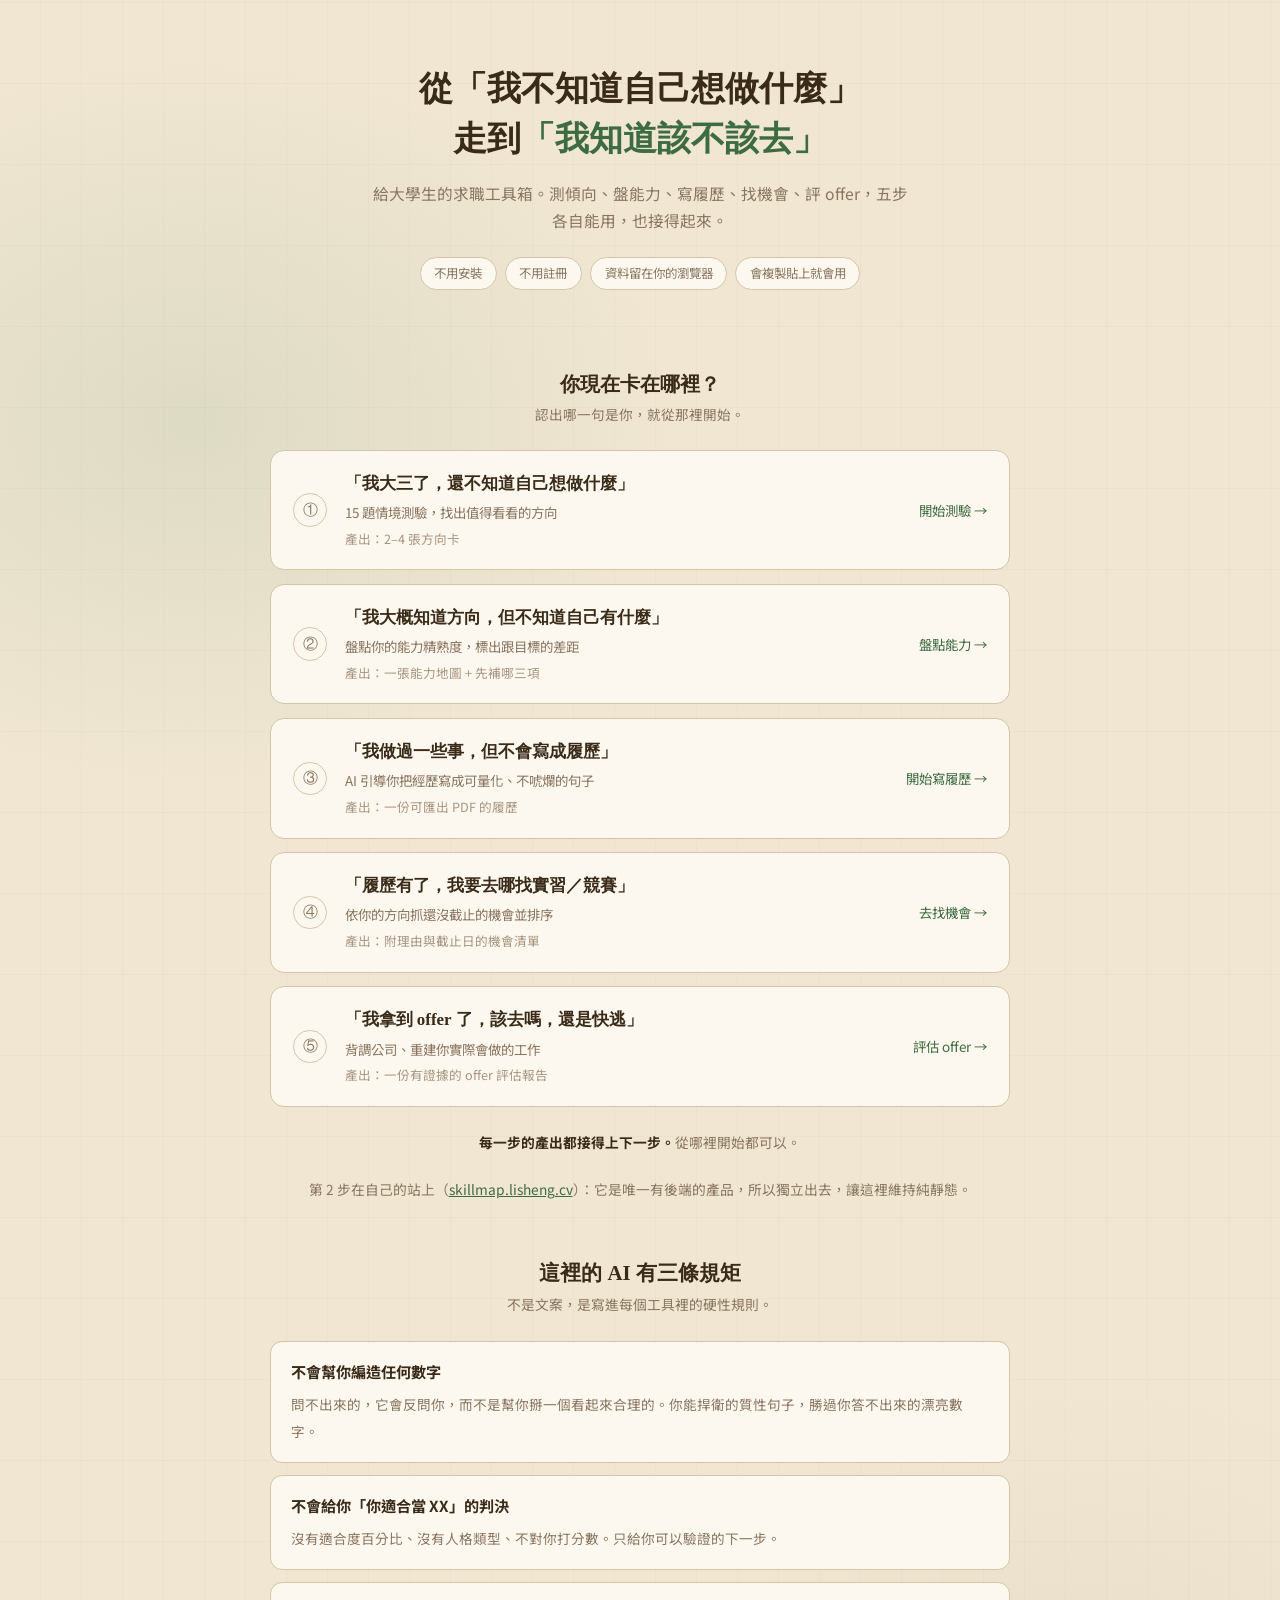
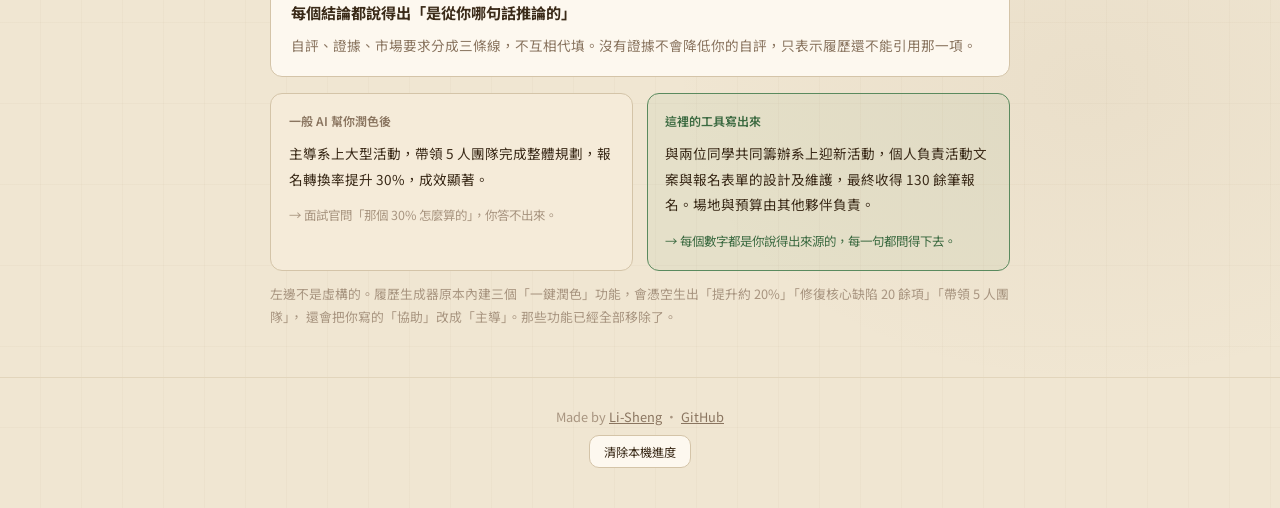
<file: apps/index.html>
<!DOCTYPE html>
<html lang="zh-TW">
<head>
<meta charset="UTF-8">
<meta name="viewport" content="width=device-width, initial-scale=1.0">
<title>Career Tools｜給大學生的求職工具箱</title>
<meta name="description" content="從「我大三了，還不知道自己想做什麼」，走到「有依據地決定該不該去」。不用安裝、不用註冊，會複製貼上就會用。">
<link href="https://fonts.googleapis.com/css2?family=Noto+Serif+TC:wght@400;600;700;900&family=Noto+Sans+TC:wght@300;400;500;700&display=swap" rel="stylesheet">
<link rel="stylesheet" href="shared/platform.css">
<style>
    .lead { padding: 4rem 0 2.5rem; text-align: center; }
    .lead h1 { font-size: 2.15rem; line-height: 1.45; margin-bottom: 1.1rem; }
    .lead h1 em { font-style: normal; color: var(--accent-dark); }
    .lead p { color: var(--text-muted); font-size: 0.98rem; max-width: 540px; margin: 0 auto; }
    .lead-tags { margin-top: 1.4rem; display: flex; gap: 0.5rem; justify-content: center; flex-wrap: wrap; }
    .lead-tag { font-size: 0.78rem; color: var(--text-muted); background: var(--bg-panel); border: 1px solid var(--border); border-radius: 999px; padding: 0.3rem 0.85rem; }
    @media (max-width: 620px) { .lead h1 { font-size: 1.65rem; } }

    .ask { text-align: center; margin: 2.5rem 0 1.5rem; }
    .ask h2 { font-size: 1.25rem; }
    .ask p { font-size: 0.85rem; color: var(--text-muted); margin-top: 0.3rem; }

    .steps { display: grid; gap: 0.85rem; }

    .step {
        display: grid;
        grid-template-columns: auto 1fr auto;
        gap: 1.1rem;
        align-items: center;
        background: var(--bg-panel);
        border: 1px solid var(--border);
        border-radius: 14px;
        padding: 1.25rem 1.4rem;
        text-decoration: none;
        color: inherit;
        transition: all 0.16s;
        position: relative;
    }
    .step:hover { border-color: var(--accent); transform: translateY(-1px); box-shadow: 0 6px 18px rgba(90,138,94,0.1); }
    .step.suggested { border-color: var(--accent); background: rgba(122,168,112,0.07); }

    .step-num {
        width: 2.1rem; height: 2.1rem; border-radius: 50%;
        border: 1px solid var(--border); color: var(--text-muted);
        display: flex; align-items: center; justify-content: center;
        font-family: 'Noto Serif TC', serif; font-size: 0.92rem; flex-shrink: 0;
    }
    .step.done .step-num { background: var(--accent); border-color: var(--accent); color: #fff; }

    .step-quote { font-family: 'Noto Serif TC', serif; font-size: 1.06rem; font-weight: 600; margin-bottom: 0.3rem; line-height: 1.5; }
    .step-what { font-size: 0.84rem; color: var(--text-muted); }
    .step-out { font-size: 0.79rem; color: var(--text-light); margin-top: 0.25rem; }
    .step-go { font-size: 0.84rem; color: var(--accent-dark); white-space: nowrap; }

    .step-flag {
        position: absolute; top: -0.6rem; left: 1.2rem;
        font-size: 0.7rem; background: var(--accent); color: #fff;
        padding: 0.12rem 0.6rem; border-radius: 999px;
    }
    .step-done-note { position: absolute; top: -0.6rem; right: 1.2rem; font-size: 0.7rem; background: var(--bg-cream); border: 1px solid var(--border); color: var(--text-muted); padding: 0.12rem 0.6rem; border-radius: 999px; }

    @media (max-width: 620px) {
        .step { grid-template-columns: auto 1fr; padding: 1.1rem; }
        .step-go { grid-column: 2; text-align: right; }
    }

    .thread { text-align: center; font-size: 0.86rem; color: var(--text-muted); margin: 1.5rem 0 0; }
    .thread b { color: var(--text-main); }

    .promise { margin: 3.5rem 0 0; }
    .promise h2 { text-align: center; font-size: 1.3rem; margin-bottom: 0.4rem; }
    .promise-lead { text-align: center; font-size: 0.86rem; color: var(--text-muted); margin-bottom: 1.5rem; }
    .proof { margin-top: 1rem; }
    .proof-note { font-size: 0.8rem; color: var(--text-light); margin-top: 0.7rem; line-height: 1.8; }
</style>
</head>
<body>

<main class="wrap">

    <section class="lead">
        <h1>從「我不知道自己想做什麼」<br>走到<em>「我知道該不該去」</em></h1>
        <p>給大學生的求職工具箱。測傾向、盤能力、寫履歷、找機會、評 offer，五步各自能用，也接得起來。</p>
        <div class="lead-tags">
            <span class="lead-tag">不用安裝</span>
            <span class="lead-tag">不用註冊</span>
            <span class="lead-tag">資料留在你的瀏覽器</span>
            <span class="lead-tag">會複製貼上就會用</span>
        </div>
    </section>

    <section>
        <div class="ask">
            <h2>你現在卡在哪裡？</h2>
            <p>認出哪一句是你，就從那裡開始。</p>
        </div>

        <div class="steps" id="steps"></div>

        <p class="thread"><b>每一步的產出都接得上下一步。</b>從哪裡開始都可以。</p>
        <p class="thread">第 2 步在自己的站上（<a href="https://skillmap.lisheng.cv/">skillmap.lisheng.cv</a>）：它是唯一有後端的產品，所以獨立出去，讓這裡維持純靜態。</p>
    </section>

    <section class="promise">
        <h2>這裡的 AI 有三條規矩</h2>
        <p class="promise-lead">不是文案，是寫進每個工具裡的硬性規則。</p>

        <div class="rules">
            <div class="rule">
                <strong>不會幫你編造任何數字</strong>
                <span>問不出來的，它會反問你，而不是幫你掰一個看起來合理的。你能捍衛的質性句子，勝過你答不出來的漂亮數字。</span>
            </div>
            <div class="rule">
                <strong>不會給你「你適合當 XX」的判決</strong>
                <span>沒有適合度百分比、沒有人格類型、不對你打分數。只給你可以驗證的下一步。</span>
            </div>
            <div class="rule">
                <strong>每個結論都說得出「是從你哪句話推論的」</strong>
                <span>自評、證據、市場要求分成三條線，不互相代填。沒有證據不會降低你的自評，只表示履歷還不能引用那一項。</span>
            </div>
        </div>

        <div class="proof">
            <div class="compare">
                <div class="compare-col before">
                    <div class="compare-tag">一般 AI 幫你潤色後</div>
                    <div class="compare-text">主導系上大型活動，帶領 5 人團隊完成整體規劃，報名轉換率提升 30%，成效顯著。</div>
                    <div class="compare-text" style="margin-top:0.8rem;color:var(--text-light);font-size:0.78rem">→ 面試官問「那個 30% 怎麼算的」，你答不出來。</div>
                </div>
                <div class="compare-col after">
                    <div class="compare-tag">這裡的工具寫出來</div>
                    <div class="compare-text">與兩位同學共同籌辦系上迎新活動，個人負責活動文案與報名表單的設計及維護，最終收得 130 餘筆報名。場地與預算由其他夥伴負責。</div>
                    <div class="compare-text" style="margin-top:0.8rem;color:var(--accent-dark);font-size:0.78rem">→ 每個數字都是你說得出來源的，每一句都問得下去。</div>
                </div>
            </div>
            <p class="proof-note">
                左邊不是虛構的。履歷生成器原本內建三個「一鍵潤色」功能，會憑空生出「提升約 20%」「修復核心缺陷 20 餘項」「帶領 5 人團隊」，
                還會把你寫的「協助」改成「主導」。那些功能已經全部移除了。
            </p>
        </div>
    </section>

</main>

<footer class="foot">
    <div class="wrap">
        Made by <a href="https://lisheng.cv" target="_blank" rel="noopener">Li-Sheng</a> ·
        <a href="https://github.com/Wenqing950519/career-tools" target="_blank" rel="noopener">GitHub</a>
        <div style="margin-top:0.5rem"><button class="btn" style="font-size:0.76rem;padding:0.4rem 0.9rem" onclick="clearProgress()">清除本機進度</button></div>
    </div>
</footer>

<div class="toast" id="toast"></div>

<script>
const STEPS = [
    {
        n: '①', key: 'quiz',
        quote: '我大三了，還不知道自己想做什麼',
        what: '15 題情境測驗，找出值得看看的方向',
        out: '產出：2–4 張方向卡',
        go: '開始測驗',
        href: 'https://career-test.lisheng.cv/'
    },
    {
        n: '②', key: 'skillgap',
        quote: '我大概知道方向，但不知道自己有什麼',
        what: '盤點你的能力精熟度，標出跟目標的差距',
        out: '產出：一張能力地圖 + 先補哪三項',
        go: '盤點能力',
        href: 'https://skillmap.lisheng.cv/'
    },
    {
        n: '③', key: 'resume',
        quote: '我做過一些事，但不會寫成履歷',
        what: 'AI 引導你把經歷寫成可量化、不唬爛的句子',
        out: '產出：一份可匯出 PDF 的履歷',
        go: '開始寫履歷',
        href: 'https://github.com/Wenqing950519/career-resume-composer'
    },
    {
        n: '④', key: 'opportunity',
        quote: '履歷有了，我要去哪找實習／競賽',
        what: '依你的方向抓還沒截止的機會並排序',
        out: '產出：附理由與截止日的機會清單',
        go: '去找機會',
        href: 'opportunity-catch/index.html'
    },
    {
        n: '⑤', key: 'offercheck',
        quote: '我拿到 offer 了，該去嗎，還是快逃',
        what: '背調公司、重建你實際會做的工作',
        out: '產出：一份有證據的 offer 評估報告',
        go: '評估 offer',
        href: 'https://github.com/Wenqing950519/career-offercheck'
    }
];

function readProgress() {
    const done = {};
    try {
        const p = JSON.parse(localStorage.getItem('ct_progress') || '{}');
        // 各頁自己寫的進度
        if (p.skillgap && p.skillgap.count > 0) done.skillgap = `已確認 ${p.skillgap.count} 項能力`;
        if (p.opportunity) done.opportunity = '看過';
        // 直接檢查各工具留下的資料，比另外記一份進度可靠
        if (JSON.parse(localStorage.getItem('ct_result') || 'null')) done.quiz = '已完成測驗';
        const hist = JSON.parse(localStorage.getItem('resume_history') || '[]');
        const draft = JSON.parse(localStorage.getItem('resume_draft') || 'null');
        if ((Array.isArray(hist) && hist.length) || draft) done.resume = '有存過履歷';
    } catch (e) { /* 隱私模式或損壞資料：當作沒有進度即可 */ }
    return done;
}

function render() {
    const done = readProgress();
    // 建議下一步 = 第一個還沒做過的階段
    const nextKey = (STEPS.find(s => !done[s.key]) || {}).key;

    document.getElementById('steps').innerHTML = STEPS.map(s => {
        const isDone = !!done[s.key];
        const isNext = s.key === nextKey && Object.keys(done).length > 0;
        const ext = s.href.startsWith('http') ? ' target="_blank" rel="noopener"' : '';
        return `<a class="step ${isDone ? 'done' : ''} ${isNext ? 'suggested' : ''}" href="${s.href}"${ext}>
            ${isNext ? '<span class="step-flag">建議下一步</span>' : ''}
            ${isDone ? `<span class="step-done-note">${done[s.key]}</span>` : ''}
            <div class="step-num">${isDone ? '✓' : s.n}</div>
            <div>
                <div class="step-quote">「${s.quote}」</div>
                <div class="step-what">${s.what}</div>
                <div class="step-out">${s.out}</div>
            </div>
            <div class="step-go">${s.go} →</div>
        </a>`;
    }).join('');
}

function clearProgress() {
    if (!confirm('這會清掉這個瀏覽器裡的測驗結果、能力地圖與履歷草稿，確定嗎？')) return;
    ['ct_progress', 'ct_result', 'sg_map', 'resume_history', 'resume_draft', 'resume_photo_latest']
        .forEach(k => { try { localStorage.removeItem(k); } catch (e) {} });
    render();
    const t = document.getElementById('toast');
    t.textContent = '已清除';
    t.classList.add('show');
    setTimeout(() => t.classList.remove('show'), 2400);
}

render();
</script>
</body>
</html>
</file>
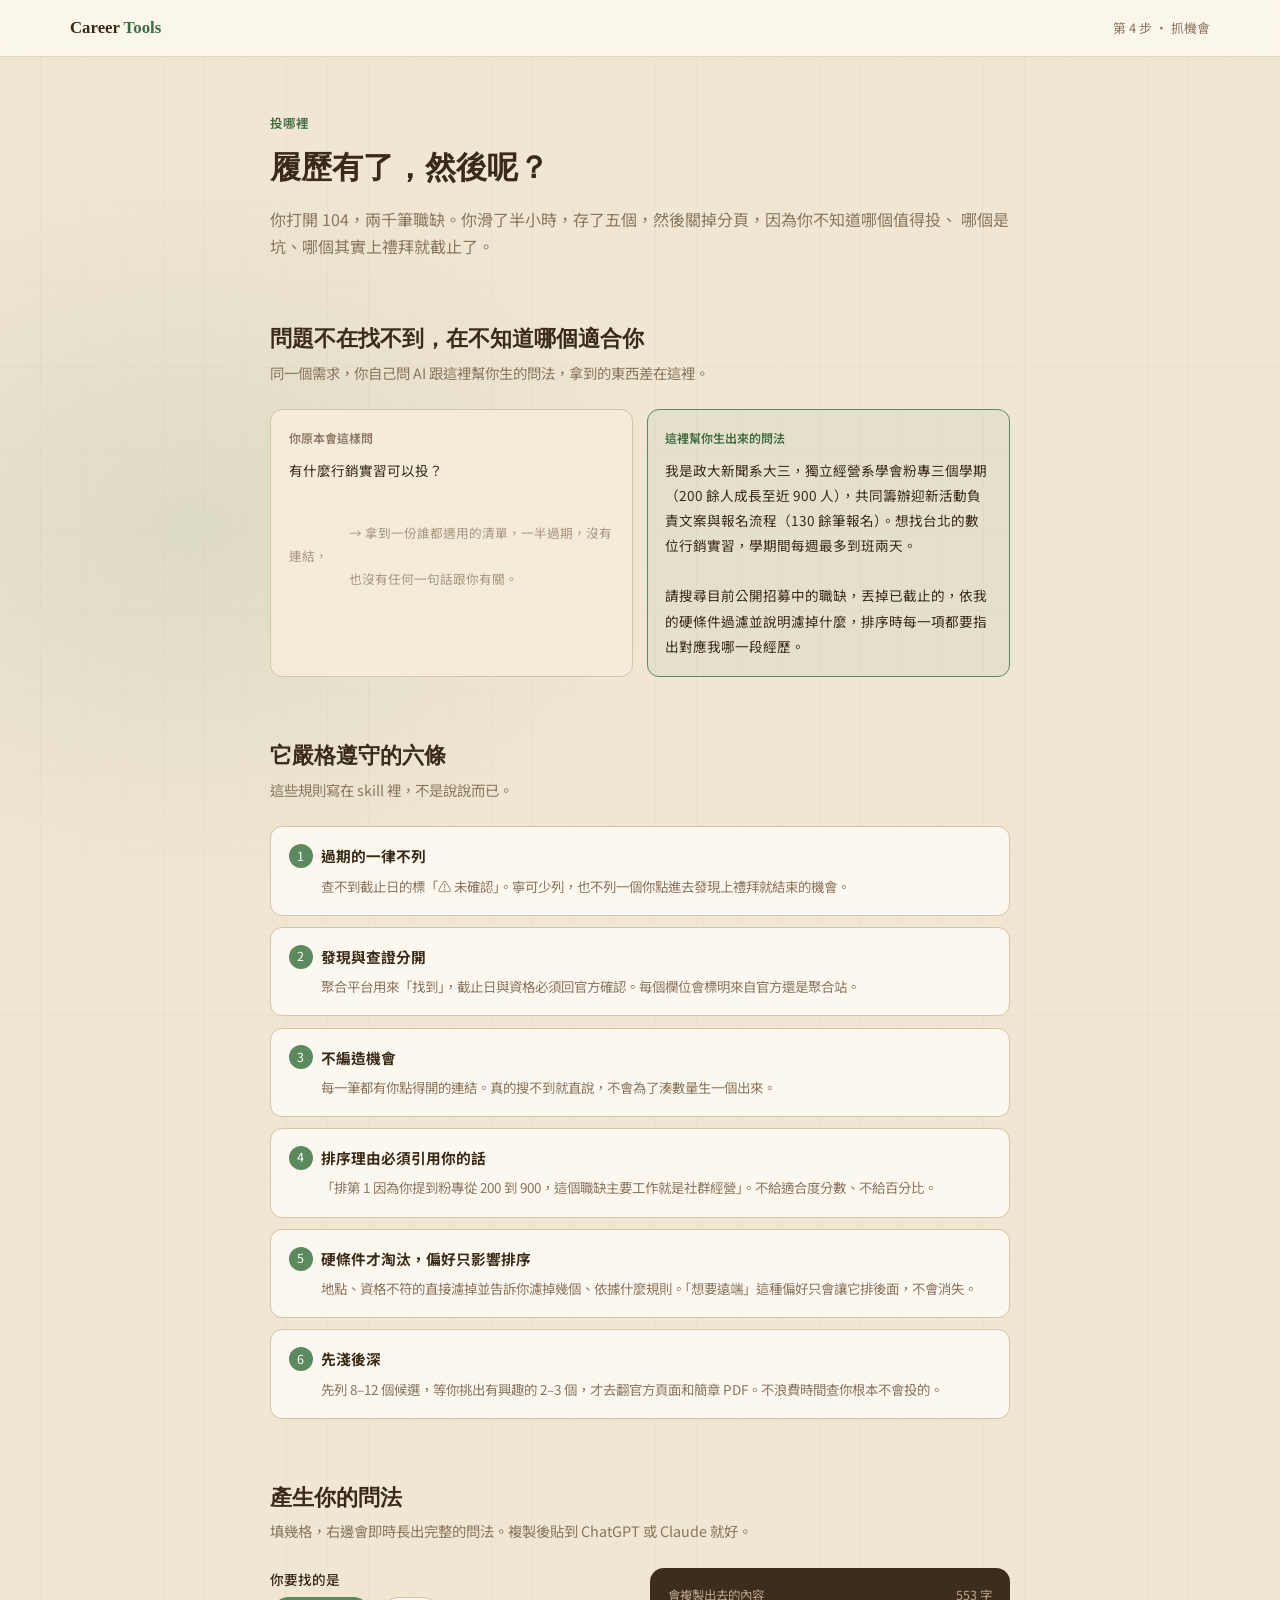
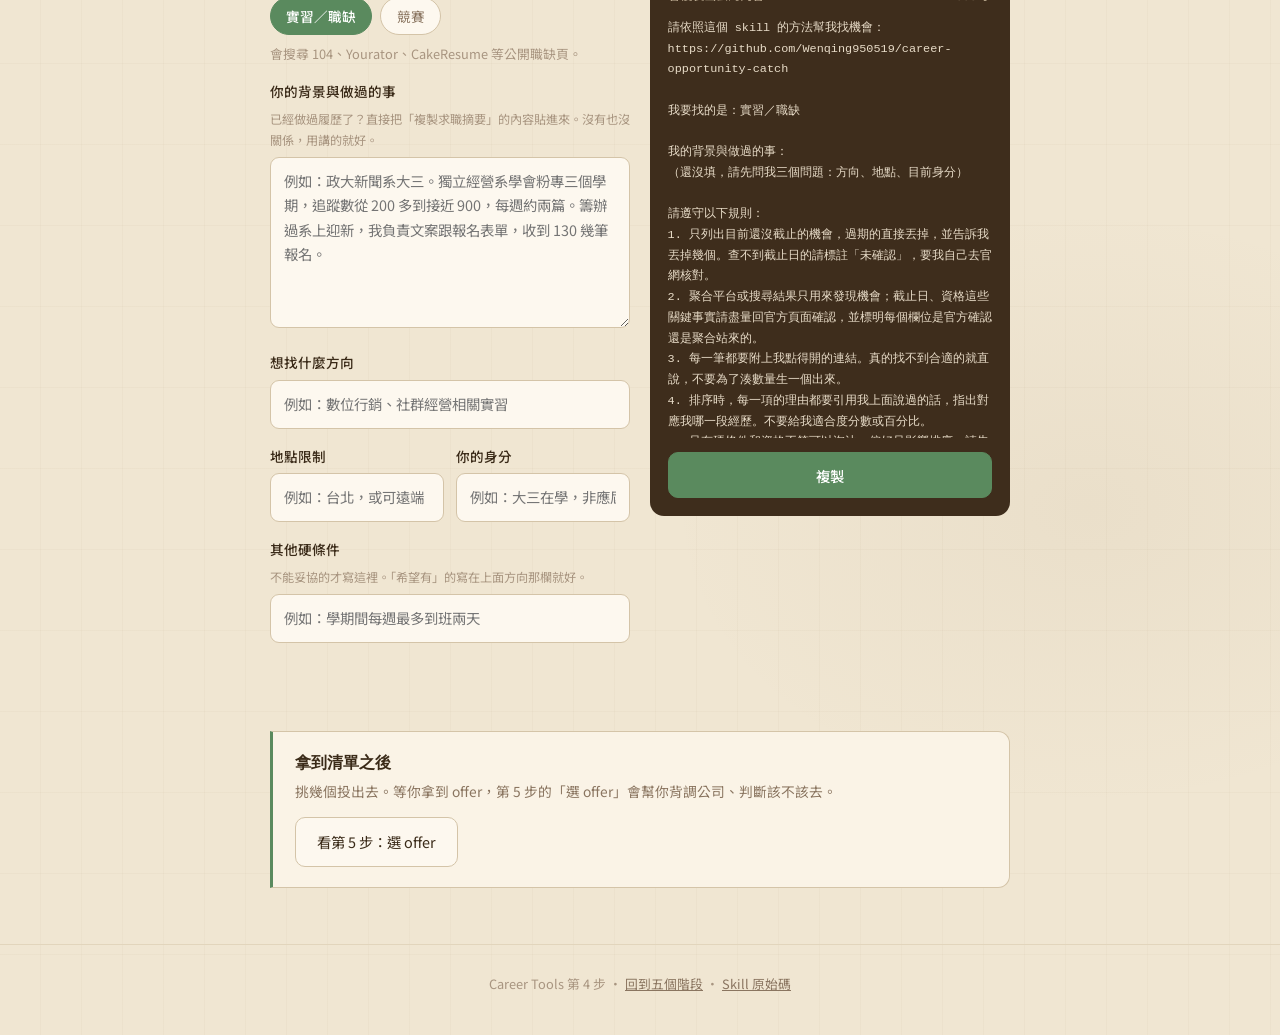
<file: apps/opportunity-catch/index.html>
<!DOCTYPE html>
<html lang="zh-TW">
<head>
<meta charset="UTF-8">
<meta name="viewport" content="width=device-width, initial-scale=1.0">
<title>抓機會｜Career Tools</title>
<meta name="description" content="依你的方向找出還沒截止的實習、職缺或學生競賽，排序並說明每一個為什麼適合你。">
<link href="https://fonts.googleapis.com/css2?family=Noto+Serif+TC:wght@400;600;700&family=Noto+Sans+TC:wght@300;400;500;700&display=swap" rel="stylesheet">
<link rel="stylesheet" href="../shared/platform.css">
<style>
    .mode-note { font-size: 0.8rem; color: var(--text-light); margin-top: 0.5rem; }
    .checklist { display: grid; gap: 0.7rem; counter-reset: c; }
    .check {
        background: var(--bg-panel); border: 1px solid var(--border);
        border-radius: 12px; padding: 1rem 1.15rem 1rem 3.1rem; position: relative;
    }
    .check::before {
        counter-increment: c; content: counter(c);
        position: absolute; left: 1.1rem; top: 1.05rem;
        width: 1.5rem; height: 1.5rem; border-radius: 50%;
        background: var(--accent); color: #fff;
        font-size: 0.78rem; display: flex; align-items: center; justify-content: center;
    }
    .check strong { display: block; font-size: 0.92rem; margin-bottom: 0.2rem; }
    .check span { font-size: 0.84rem; color: var(--text-muted); }
    .field-row { display: grid; grid-template-columns: 1fr 1fr; gap: 0.75rem; }
    @media (max-width: 620px) { .field-row { grid-template-columns: 1fr; } }
</style>
</head>
<body>

<header class="topbar">
    <div class="topbar-inner">
        <a class="brand" href="../index.html">Career<span> Tools</span></a>
        <div class="topbar-step">第 4 步 · 抓機會</div>
    </div>
</header>

<main class="wrap">

    <section class="hero">
        <div class="eyebrow">投哪裡</div>
        <h1>履歷有了，然後呢？</h1>
        <p>
            你打開 104，兩千筆職缺。你滑了半小時，存了五個，然後關掉分頁，因為你不知道哪個值得投、
            哪個是坑、哪個其實上禮拜就截止了。
        </p>
    </section>

    <!-- 免費就給完的價值：先讓人看到差別，再談工具 -->
    <section class="section">
        <h2>問題不在找不到，在不知道哪個適合你</h2>
        <p class="section-lead">同一個需求，你自己問 AI 跟這裡幫你生的問法，拿到的東西差在這裡。</p>

        <div class="compare">
            <div class="compare-col before">
                <div class="compare-tag">你原本會這樣問</div>
                <div class="compare-text">有什麼行銷實習可以投？</div>
                <div class="compare-text" style="margin-top:0.9rem;color:var(--text-light);font-size:0.79rem">
                    → 拿到一份誰都適用的清單，一半過期，沒有連結，
                    也沒有任何一句話跟你有關。
                </div>
            </div>
            <div class="compare-col after">
                <div class="compare-tag">這裡幫你生出來的問法</div>
                <div class="compare-text">我是政大新聞系大三，獨立經營系學會粉專三個學期（200 餘人成長至近 900 人），共同籌辦迎新活動負責文案與報名流程（130 餘筆報名）。想找台北的數位行銷實習，學期間每週最多到班兩天。

請搜尋目前公開招募中的職缺，丟掉已截止的，依我的硬條件過濾並說明濾掉什麼，排序時每一項都要指出對應我哪一段經歷。</div>
            </div>
        </div>
    </section>

    <section class="section">
        <h2>它嚴格遵守的六條</h2>
        <p class="section-lead">這些規則寫在 skill 裡，不是說說而已。</p>

        <div class="checklist">
            <div class="check">
                <strong>過期的一律不列</strong>
                <span>查不到截止日的標「⚠️ 未確認」。寧可少列，也不列一個你點進去發現上禮拜就結束的機會。</span>
            </div>
            <div class="check">
                <strong>發現與查證分開</strong>
                <span>聚合平台用來「找到」，截止日與資格必須回官方確認。每個欄位會標明來自官方還是聚合站。</span>
            </div>
            <div class="check">
                <strong>不編造機會</strong>
                <span>每一筆都有你點得開的連結。真的搜不到就直說，不會為了湊數量生一個出來。</span>
            </div>
            <div class="check">
                <strong>排序理由必須引用你的話</strong>
                <span>「排第 1 因為你提到粉專從 200 到 900，這個職缺主要工作就是社群經營」。不給適合度分數、不給百分比。</span>
            </div>
            <div class="check">
                <strong>硬條件才淘汰，偏好只影響排序</strong>
                <span>地點、資格不符的直接濾掉並告訴你濾掉幾個、依據什麼規則。「想要遠端」這種偏好只會讓它排後面，不會消失。</span>
            </div>
            <div class="check">
                <strong>先淺後深</strong>
                <span>先列 8–12 個候選，等你挑出有興趣的 2–3 個，才去翻官方頁面和簡章 PDF。不浪費時間查你根本不會投的。</span>
            </div>
        </div>
    </section>

    <!-- CTA 放最後 -->
    <section class="section" id="generator">
        <h2>產生你的問法</h2>
        <p class="section-lead">填幾格，右邊會即時長出完整的問法。複製後貼到 ChatGPT 或 Claude 就好。</p>

        <div class="gen">
            <div class="gen-form">
                <div class="field">
                    <label>你要找的是</label>
                    <div class="chips" id="mode-chips">
                        <button class="chip active" data-mode="job" onclick="pickMode(this)">實習／職缺</button>
                        <button class="chip" data-mode="comp" onclick="pickMode(this)">競賽</button>
                    </div>
                    <div class="mode-note" id="mode-note">會搜尋 104、Yourator、CakeResume 等公開職缺頁。</div>
                </div>

                <div class="field">
                    <label>你的背景與做過的事</label>
                    <div class="help">已經做過履歷了？直接把「複製求職摘要」的內容貼進來。沒有也沒關係，用講的就好。</div>
                    <textarea id="f-background" rows="6" placeholder="例如：政大新聞系大三。獨立經營系學會粉專三個學期，追蹤數從 200 多到接近 900，每週約兩篇。籌辦過系上迎新，我負責文案跟報名表單，收到 130 幾筆報名。"></textarea>
                </div>

                <div class="field">
                    <label id="lbl-intent">想找什麼方向</label>
                    <input type="text" id="f-intent" placeholder="例如：數位行銷、社群經營相關實習">
                </div>

                <div class="field-row">
                    <div class="field">
                        <label id="lbl-loc">地點限制</label>
                        <input type="text" id="f-location" placeholder="例如：台北，或可遠端">
                    </div>
                    <div class="field">
                        <label>你的身分</label>
                        <input type="text" id="f-status" placeholder="例如：大三在學，非應屆">
                    </div>
                </div>

                <div class="field">
                    <label>其他硬條件</label>
                    <div class="help">不能妥協的才寫這裡。「希望有」的寫在上面方向那欄就好。</div>
                    <input type="text" id="f-hard" placeholder="例如：學期間每週最多到班兩天">
                </div>
            </div>

            <div class="gen-preview">
                <div class="gen-preview-head">
                    <span>會複製出去的內容</span>
                    <span id="char-count">0 字</span>
                </div>
                <pre id="preview"></pre>
                <button class="btn btn-primary btn-block" style="margin-top:0.9rem" onclick="copyPrompt()">複製</button>
            </div>
        </div>
    </section>

    <div class="nextstep">
        <h3>拿到清單之後</h3>
        <p id="next-desc">挑幾個投出去。等你拿到 offer，第 5 步的「選 offer」會幫你背調公司、判斷該不該去。</p>
        <a class="btn" id="next-link" href="https://github.com/Wenqing950519/career-offercheck" target="_blank" rel="noopener">看第 5 步：選 offer</a>
    </div>

</main>

<footer class="foot">
    <div class="wrap">
        Career Tools 第 4 步 ·
        <a href="../index.html">回到五個階段</a> ·
        <a href="https://github.com/Wenqing950519/career-opportunity-catch" target="_blank" rel="noopener">Skill 原始碼</a>
    </div>
</footer>

<div class="toast" id="toast"></div>

<script>
const SKILL_URL = 'https://github.com/Wenqing950519/career-opportunity-catch';
let mode = 'job';

const MODE_COPY = {
    job: {
        note: '會搜尋 104、Yourator、CakeResume 等公開職缺頁。',
        intentLabel: '想找什麼方向',
        locLabel: '地點限制',
        next: '挑幾個投出去。等你拿到 offer，第 5 步的「選 offer」會幫你背調公司、判斷該不該去。',
        nextBtn: '看第 5 步：選 offer'
    },
    comp: {
        note: '主要來源是 BHuntr 獎金獵人，另以搜尋補政府與校園的長尾。',
        intentLabel: '想找什麼類型的競賽',
        locLabel: '地點或形式限制',
        next: '把報名截止日記到行事曆——注意報名跟繳件常常是兩個不同的日期。要細看某個競賽的簡章，回覆編號就好。',
        nextBtn: '回到五個階段'
    }
};

function pickMode(el) {
    document.querySelectorAll('#mode-chips .chip').forEach(c => c.classList.remove('active'));
    el.classList.add('active');
    mode = el.dataset.mode;
    const c = MODE_COPY[mode];
    document.getElementById('mode-note').textContent = c.note;
    document.getElementById('lbl-intent').textContent = c.intentLabel;
    document.getElementById('lbl-loc').textContent = c.locLabel;
    document.getElementById('next-desc').textContent = c.next;
    const link = document.getElementById('next-link');
    link.textContent = c.nextBtn;
    link.href = mode === 'comp' ? '../index.html' : 'https://github.com/Wenqing950519/career-offercheck';
    render();
}

const v = id => document.getElementById(id).value.trim();

// 使用者沒填的欄位不進 prompt，也不留佔位符——留白比假資料好
function buildPrompt() {
    const isJob = mode === 'job';
    const lines = [];

    lines.push(`請依照這個 skill 的方法幫我找機會：${SKILL_URL}`);
    lines.push('');
    lines.push(`我要找的是：${isJob ? '實習／職缺' : '學生競賽'}`);
    lines.push('');

    const bg = v('f-background');
    lines.push('我的背景與做過的事：');
    lines.push(bg || '（還沒填，請先問我三個問題：方向、地點、目前身分）');
    lines.push('');

    const facts = [];
    if (v('f-intent')) facts.push(`${isJob ? '想找的方向' : '想找的競賽類型'}：${v('f-intent')}`);
    if (v('f-location')) facts.push(`${isJob ? '地點限制' : '地點或形式限制'}：${v('f-location')}`);
    if (v('f-status')) facts.push(`我的身分：${v('f-status')}`);
    if (v('f-hard')) facts.push(`不能妥協的硬條件：${v('f-hard')}`);
    if (facts.length) { lines.push(...facts); lines.push(''); }

    lines.push('請遵守以下規則：');
    lines.push('1. 只列出目前還沒截止的機會，過期的直接丟掉，並告訴我丟掉幾個。查不到截止日的請標註「未確認」，要我自己去官網核對。');
    lines.push('2. 聚合平台或搜尋結果只用來發現機會；截止日、資格這些關鍵事實請盡量回官方頁面確認，並標明每個欄位是官方確認還是聚合站來的。');
    lines.push('3. 每一筆都要附上我點得開的連結。真的找不到合適的就直說，不要為了湊數量生一個出來。');
    lines.push('4. 排序時，每一項的理由都要引用我上面說過的話，指出對應我哪一段經歷。不要給我適合度分數或百分比。');
    lines.push('5. 只有硬條件和資格不符可以淘汰，偏好只影響排序。請告訴我濾掉了幾個、依據什麼規則。');
    lines.push('6. 先列 8 到 12 個候選就好，用淺層資料即可。等我挑出有興趣的 2、3 個，你再去翻官方頁面和簡章確認細節。');
    lines.push('');

    if (isJob) {
        lines.push('每一筆請包含：職稱、公司、地點或遠端、截止日與來源、關鍵要求、為什麼排這裡、我缺什麼、要注意什麼、連結。');
    } else {
        lines.push('每一筆請包含：競賽名稱、主辦單位、報名截止與繳件截止（這是兩個日期）、參賽資格、獎金、組隊人數、繳交物、為什麼排這裡、要注意什麼、官方連結。');
    }
    lines.push('');
    lines.push('最後請給我一段摘要：搜尋時間、候選數量、濾掉幾個與原因、建議先看哪幾個。');

    return lines.join('\n');
}

function render() {
    const text = buildPrompt();
    const esc = s => s.replace(/[&<>]/g, c => ({ '&': '&amp;', '<': '&lt;', '>': '&gt;' }[c]));
    // 把使用者填的內容標亮，讓人看見自己的話真的進了問題裡
    const filled = ['f-background', 'f-intent', 'f-location', 'f-status', 'f-hard']
        .map(v).filter(s => s.length > 1)
        .sort((a, b) => b.length - a.length);
    let html = esc(text);
    filled.forEach(s => {
        const safe = esc(s).replace(/[.*+?^${}()|[\]\\]/g, '\\$&');
        html = html.replace(new RegExp(safe, 'g'), m => `<mark>${m}</mark>`);
    });
    document.getElementById('preview').innerHTML = html;
    document.getElementById('char-count').textContent = text.length + ' 字';
}

function copyPrompt() {
    const text = buildPrompt();
    navigator.clipboard.writeText(text)
        .then(() => toast('已複製，貼到 ChatGPT 或 Claude 就好'))
        .catch(() => {
            const ta = document.createElement('textarea');
            ta.value = text;
            document.body.appendChild(ta);
            ta.select();
            document.execCommand('copy');
            document.body.removeChild(ta);
            toast('已複製');
        });
}

let toastTimer;
function toast(msg) {
    const t = document.getElementById('toast');
    t.textContent = msg;
    t.classList.add('show');
    clearTimeout(toastTimer);
    toastTimer = setTimeout(() => t.classList.remove('show'), 2600);
}

// 進度給入口頁用
function markVisited() {
    try {
        const raw = JSON.parse(localStorage.getItem('ct_progress') || '{}');
        raw.opportunity = { visited_at: Date.now() };
        localStorage.setItem('ct_progress', JSON.stringify(raw));
    } catch (e) { /* 隱私模式下 localStorage 可能不可用，忽略即可 */ }
}

document.querySelectorAll('#generator input, #generator textarea')
    .forEach(el => el.addEventListener('input', render));
render();
markVisited();
</script>
</body>
</html>
</file>
<file: apps/shared/platform.css>
/* Career Tools 共用樣式
   色票與字型沿用履歷生成器，讓五個階段看起來是同一個產品。
   履歷生成器本身是單檔、可離線，因此保留它自己的內嵌副本，不引用本檔。 */

* { margin: 0; padding: 0; box-sizing: border-box; }

:root {
    /* 原木深林色系 */
    --primary: #5c4530;
    --primary-light: #7d6448;
    --primary-dark: #3e2d1c;
    --accent: #5a8a5e;
    --accent-light: #7ba87f;
    --accent-dark: #3d6b42;
    --moss: #6b8e4e;
    --bark: #8b6f47;
    --leaf: #7da870;
    --bg-dark: #f0e6d2;
    --bg-panel: #fdf8ef;
    --bg-input: #f5ebd9;
    --bg-cream: #faf3e6;
    --text-main: #3a2a18;
    --text-muted: #8a7560;
    --text-light: #a89580;
    --border: #d4c4a8;
    --border-light: #e2d5bc;
    --success: #5a8a5e;
    --warn: #8b6f47;
    --wood-grain: rgba(139, 111, 71, 0.04);
    --leaf-shadow: rgba(90, 138, 94, 0.08);
    --forest-glow: rgba(90, 138, 94, 0.12);
}

body {
    font-family: 'Noto Sans TC', 'PingFang TC', 'Microsoft JhengHei', sans-serif;
    background: var(--bg-dark);
    background-image:
        repeating-linear-gradient(90deg, transparent 0, transparent 40px, var(--wood-grain) 40px, var(--wood-grain) 41px),
        repeating-linear-gradient(0deg, transparent 0, transparent 80px, var(--wood-grain) 80px, var(--wood-grain) 81px),
        radial-gradient(ellipse 800px 600px at 15% 20%, var(--forest-glow) 0%, transparent 60%),
        radial-gradient(ellipse 700px 500px at 85% 80%, rgba(139, 111, 71, 0.06) 0%, transparent 60%);
    color: var(--text-main);
    min-height: 100vh;
    line-height: 1.7;
    -webkit-font-smoothing: antialiased;
}

h1, h2, h3, h4 { font-family: 'Noto Serif TC', serif; line-height: 1.4; }
a { color: var(--accent-dark); }

.wrap { max-width: 780px; margin: 0 auto; padding: 0 1.25rem; }
.wrap-wide { max-width: 1180px; margin: 0 auto; padding: 0 1.25rem; }

/* ---------- 頁首 ---------- */
.topbar {
    border-bottom: 1px solid var(--border-light);
    background: rgba(253, 248, 239, 0.85);
    backdrop-filter: blur(8px);
    position: sticky;
    top: 0;
    z-index: 50;
}

.topbar-inner {
    display: flex;
    align-items: center;
    justify-content: space-between;
    gap: 1rem;
    padding: 0.85rem 1.25rem;
    max-width: 1180px;
    margin: 0 auto;
}

.brand {
    font-family: 'Noto Serif TC', serif;
    font-weight: 700;
    font-size: 1.05rem;
    color: var(--text-main);
    text-decoration: none;
}

.brand span { color: var(--accent-dark); }
.topbar-step { font-size: 0.8rem; color: var(--text-muted); }

/* ---------- 區塊 ---------- */
.hero { padding: 3.5rem 0 2rem; }

.eyebrow {
    font-size: 0.78rem;
    letter-spacing: 0.1em;
    color: var(--accent-dark);
    font-weight: 600;
    margin-bottom: 0.75rem;
}

.hero h1 { font-size: 1.95rem; margin-bottom: 1rem; }
.hero p { font-size: 1rem; color: var(--text-muted); }

.section { padding: 2rem 0; }
.section h2 { font-size: 1.35rem; margin-bottom: 0.4rem; }

.section-lead {
    color: var(--text-muted);
    font-size: 0.9rem;
    margin-bottom: 1.5rem;
}

/* ---------- 卡片 ---------- */
.card {
    background: var(--bg-panel);
    border: 1px solid var(--border);
    border-radius: 14px;
    padding: 1.4rem;
}

.card + .card { margin-top: 0.85rem; }
.card h3 { font-size: 1.02rem; margin-bottom: 0.4rem; }
.card p { font-size: 0.88rem; color: var(--text-muted); }

/* ---------- before / after 對照 ---------- */
.compare { display: grid; grid-template-columns: 1fr 1fr; gap: 0.85rem; }

.compare-col {
    border-radius: 12px;
    padding: 1.1rem;
    border: 1px solid var(--border);
    background: var(--bg-panel);
}

.compare-col.before { background: var(--bg-input); }
.compare-col.after { border-color: var(--accent); background: rgba(90, 138, 94, 0.07); }

.compare-tag {
    font-size: 0.75rem;
    font-weight: 600;
    margin-bottom: 0.6rem;
    color: var(--text-muted);
}

.compare-col.after .compare-tag { color: var(--accent-dark); }

.compare-text {
    font-size: 0.85rem;
    line-height: 1.85;
    color: var(--text-main);
    white-space: pre-wrap;
}

@media (max-width: 700px) { .compare { grid-template-columns: 1fr; } }

/* ---------- 表單 ---------- */
.field { margin-bottom: 1rem; }

.field label {
    display: block;
    font-size: 0.85rem;
    font-weight: 500;
    margin-bottom: 0.35rem;
}

.field .help {
    font-size: 0.76rem;
    color: var(--text-light);
    margin-bottom: 0.4rem;
}

input[type=text], textarea, select {
    width: 100%;
    padding: 0.7rem 0.8rem;
    border: 1px solid var(--border);
    border-radius: 9px;
    background: var(--bg-panel);
    font-family: inherit;
    font-size: 0.9rem;
    color: var(--text-main);
    line-height: 1.7;
    resize: vertical;
}

input[type=text]:focus, textarea:focus, select:focus {
    outline: none;
    border-color: var(--accent);
    box-shadow: 0 0 0 3px var(--leaf-shadow);
}

/* ---------- 選項 chip ---------- */
.chips { display: flex; gap: 0.5rem; flex-wrap: wrap; }

.chip {
    padding: 0.5rem 0.95rem;
    border: 1px solid var(--border);
    border-radius: 999px;
    background: var(--bg-panel);
    font-family: inherit;
    font-size: 0.85rem;
    color: var(--text-muted);
    cursor: pointer;
    transition: all 0.15s;
}

.chip:hover { border-color: var(--accent-light); }

.chip.active {
    background: var(--accent);
    border-color: var(--accent);
    color: #fff;
    font-weight: 500;
}

/* ---------- 按鈕 ---------- */
.btn {
    display: inline-flex;
    align-items: center;
    justify-content: center;
    gap: 0.4rem;
    padding: 0.72rem 1.3rem;
    border-radius: 10px;
    border: 1px solid var(--border);
    background: var(--bg-panel);
    font-family: inherit;
    font-size: 0.9rem;
    color: var(--text-main);
    cursor: pointer;
    text-decoration: none;
    transition: all 0.15s;
}

.btn:hover { background: var(--bg-input); }

.btn-primary {
    background: var(--accent);
    border-color: var(--accent);
    color: #fff;
    font-weight: 500;
}

.btn-primary:hover { background: var(--accent-dark); }
.btn-primary:disabled { background: var(--border); border-color: var(--border); cursor: not-allowed; }
.btn-block { width: 100%; }

/* ---------- prompt 產生器 ---------- */
.gen { display: grid; grid-template-columns: 1fr 1fr; gap: 1.25rem; align-items: start; }

.gen-preview {
    position: sticky;
    top: 5rem;
    background: var(--primary-dark);
    border-radius: 14px;
    padding: 1.1rem;
    color: #e8dcc8;
}

.gen-preview-head {
    display: flex;
    justify-content: space-between;
    align-items: center;
    margin-bottom: 0.7rem;
    font-size: 0.78rem;
    color: #b9a88e;
}

.gen-preview pre {
    font-family: ui-monospace, 'Cascadia Code', Consolas, monospace;
    font-size: 0.74rem;
    line-height: 1.75;
    white-space: pre-wrap;
    word-break: break-word;
    max-height: 420px;
    overflow-y: auto;
    color: #e8dcc8;
}

.gen-preview pre mark {
    background: rgba(122, 168, 112, 0.28);
    color: #d8ecd2;
    border-radius: 3px;
    padding: 0 2px;
}

@media (max-width: 860px) {
    .gen { grid-template-columns: 1fr; }
    .gen-preview { position: static; }
}

/* ---------- 步驟導引 ---------- */
.nextstep {
    margin: 2.5rem 0 3.5rem;
    border: 1px solid var(--border);
    border-left: 3px solid var(--accent);
    border-radius: 0 12px 12px 0;
    background: var(--bg-cream);
    padding: 1.25rem 1.4rem;
}

.nextstep h3 { font-size: 1rem; margin-bottom: 0.35rem; }
.nextstep p { font-size: 0.86rem; color: var(--text-muted); margin-bottom: 0.9rem; }

/* ---------- 規則宣言 ---------- */
.rules { display: grid; gap: 0.75rem; }

.rule {
    background: var(--bg-panel);
    border: 1px solid var(--border);
    border-radius: 12px;
    padding: 1.1rem 1.25rem;
}

.rule strong { display: block; font-size: 0.95rem; margin-bottom: 0.3rem; }
.rule span { font-size: 0.85rem; color: var(--text-muted); }

/* ---------- toast ---------- */
.toast {
    position: fixed;
    left: 50%;
    bottom: 2rem;
    transform: translate(-50%, 1rem);
    background: var(--primary-dark);
    color: #f0e6d2;
    padding: 0.7rem 1.4rem;
    border-radius: 999px;
    font-size: 0.86rem;
    opacity: 0;
    pointer-events: none;
    transition: all 0.25s;
    z-index: 300;
}

.toast.show { opacity: 1; transform: translate(-50%, 0); }

/* ---------- 頁尾 ---------- */
.foot {
    border-top: 1px solid var(--border-light);
    margin-top: 3rem;
    padding: 1.75rem 0 2.5rem;
    font-size: 0.8rem;
    color: var(--text-light);
    text-align: center;
}

.foot a { color: var(--text-muted); }
</file>
